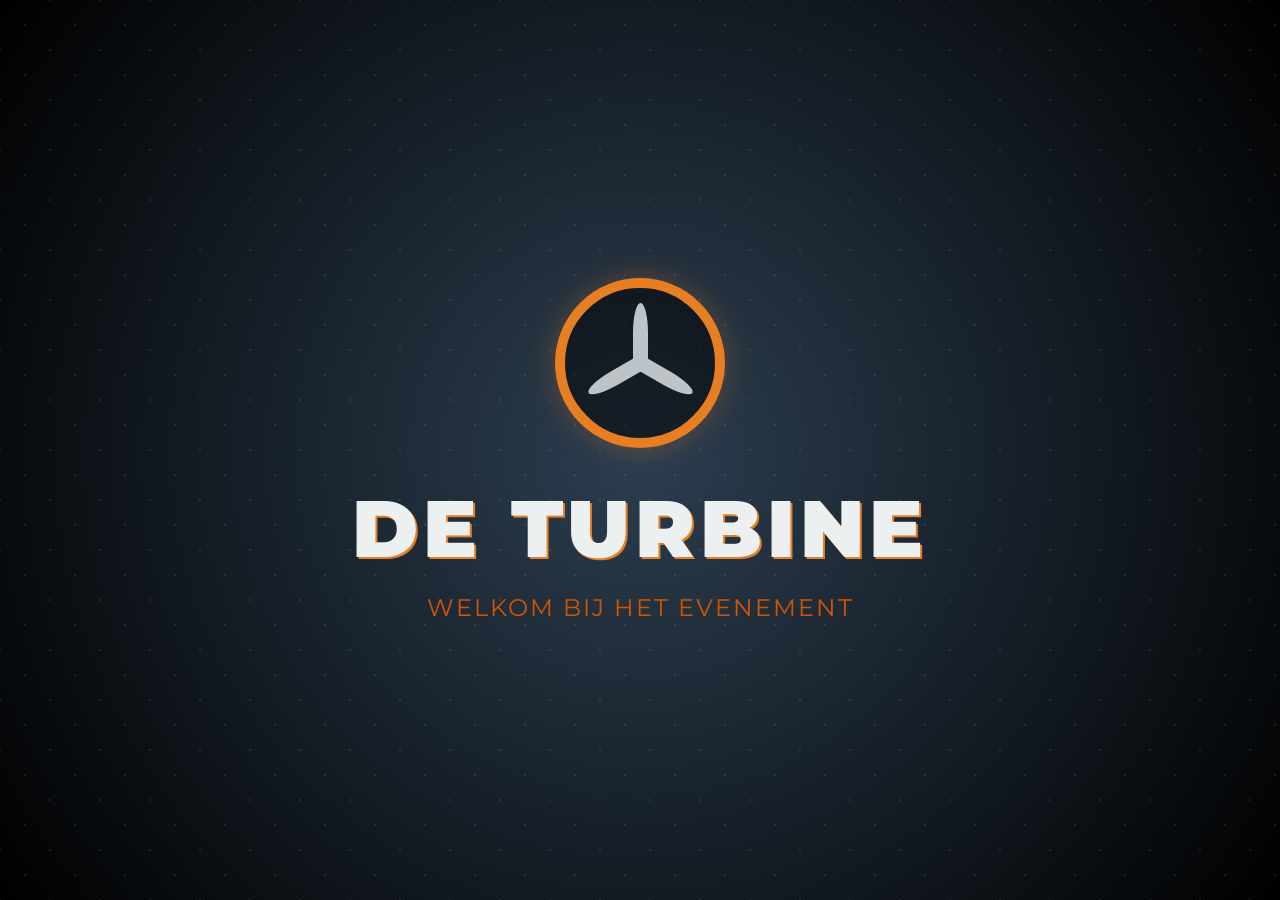
<file: index.html>
<!DOCTYPE html>
<html lang="en">
<head>
    <meta charset="UTF-8">
    <meta name="viewport" content="width=device-width, initial-scale=1.0">
    <title>Digital Signage Player</title>
    <link rel="stylesheet" href="style.css">
</head>
<body>
    <div id="player-container">
        <iframe id="frame1" src="about:blank" frameborder="0" class="active"></iframe>
        <iframe id="frame2" src="about:blank" frameborder="0" class="inactive"></iframe>
    </div>
    <script src="script.js"></script>
</body>
</html>
</file>
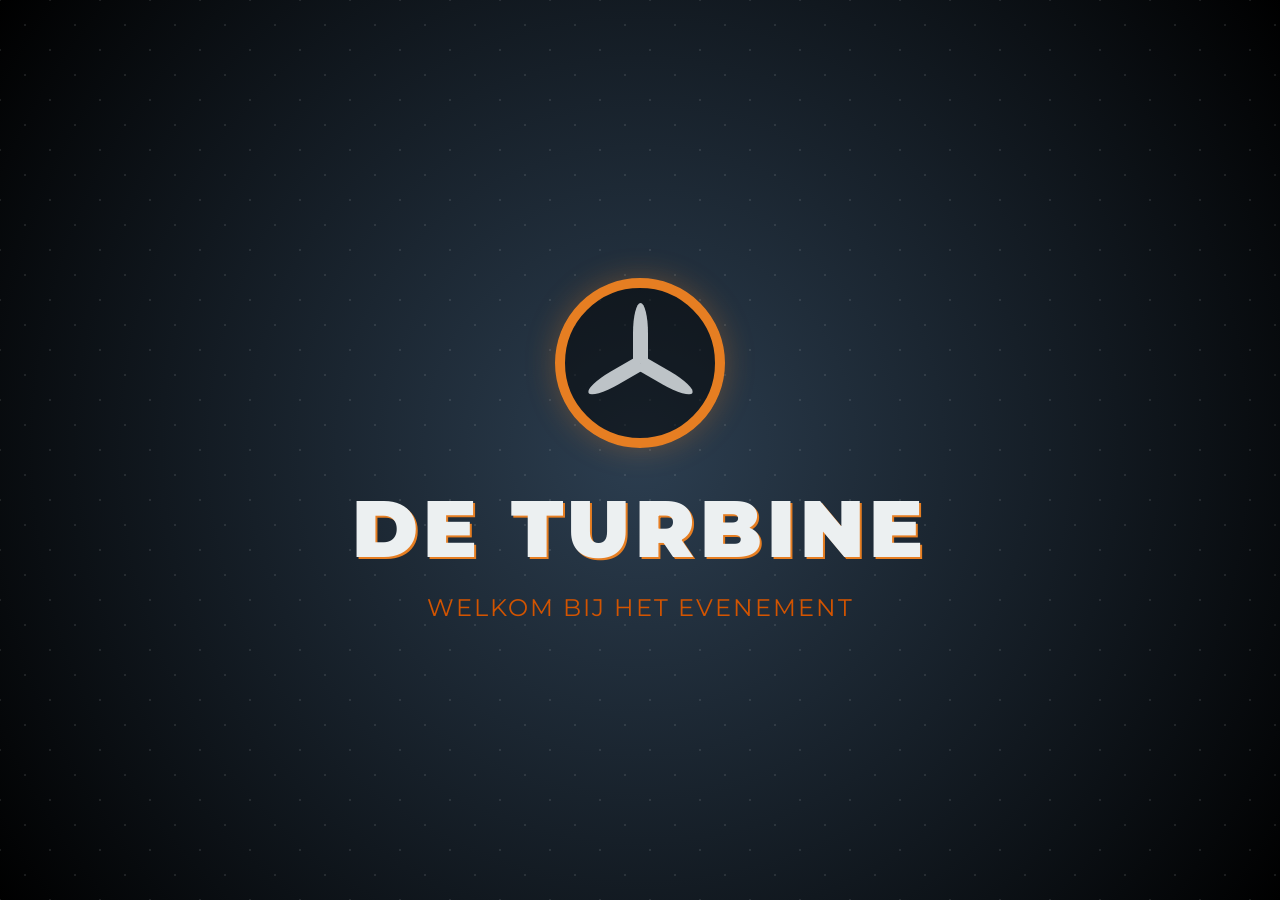
<file: content/slide1.html>
<!DOCTYPE html>
<html lang="nl">
<head>
    <meta charset="UTF-8">
    <title>De Turbine Welkom</title>
    <style>
        @import url('https://fonts.googleapis.com/css2?family=Montserrat:wght@400;700;900&display=swap');

        body {
            background-color: #1a1a1a;
            color: white;
            font-family: 'Montserrat', sans-serif;
            margin: 0;
            height: 100vh;
            display: flex;
            justify-content: center;
            align-items: center;
            overflow: hidden;
            background: radial-gradient(circle at center, #2c3e50 0%, #000000 100%);
        }

        .container {
            text-align: center;
            position: relative;
            z-index: 2;
        }

        .turbine-logo {
            width: 150px;
            height: 150px;
            border: 10px solid #e67e22;
            border-radius: 50%;
            margin: 0 auto 2rem;
            position: relative;
            display: flex;
            justify-content: center;
            align-items: center;
            background: rgba(0,0,0,0.5);
            box-shadow: 0 0 30px rgba(230, 126, 34, 0.3);
        }

        .blade-container {
            width: 100%;
            height: 100%;
            border-radius: 50%;
            animation: spin 10s linear infinite;
        }

        .blade {
            position: absolute;
            top: 10%;
            left: 45%;
            width: 10%;
            height: 40%;
            background: #bdc3c7;
            border-radius: 50% 50% 0 0;
            transform-origin: 50% 100%;
        }

        .blade:nth-child(1) { transform: rotate(0deg) translateY(0); }
        .blade:nth-child(2) { transform: rotate(120deg) translateY(0); }
        .blade:nth-child(3) { transform: rotate(240deg) translateY(0); }

        .title {
            font-size: 5rem;
            font-weight: 900;
            text-transform: uppercase;
            letter-spacing: 5px;
            margin: 0;
            color: #ecf0f1;
            text-shadow: 2px 2px 0px #e67e22;
            opacity: 0;
            animation: slideUp 1s ease-out forwards 0.5s;
        }

        .subtitle {
            font-size: 1.5rem;
            font-weight: 400;
            letter-spacing: 2px;
            color: #d35400;
            margin-top: 1rem;
            opacity: 0;
            animation: fadeIn 1.5s ease-out forwards 1.5s;
        }

        @keyframes spin {
            0% { transform: rotate(0deg); }
            100% { transform: rotate(360deg); }
        }

        @keyframes slideUp {
            from { transform: translateY(50px); opacity: 0; }
            to { transform: translateY(0); opacity: 1; }
        }

        @keyframes fadeIn {
            from { opacity: 0; }
            to { opacity: 1; }
        }

        /* Background animated particles/dust */
        .particles {
            position: absolute;
            top: 0; left: 0; width: 100%; height: 100%;
            z-index: 1;
            pointer-events: none;
            background-image: 
                radial-gradient(#ecf0f1 1px, transparent 1px),
                radial-gradient(#ecf0f1 1px, transparent 1px);
            background-size: 50px 50px;
            background-position: 0 0, 25px 25px;
            opacity: 0.1;
            animation: moveBackground 20s linear infinite;
        }

        @keyframes moveBackground {
            from { background-position: 0 0, 25px 25px; }
            to { background-position: 100px 100px, 125px 125px; }
        }
    </style>
</head>
<body>
    <div class="particles"></div>
    <div class="container">
        <div class="turbine-logo">
            <div class="blade-container">
                <div class="blade"></div>
                <div class="blade"></div>
                <div class="blade"></div>
            </div>
        </div>
        <h1 class="title">De Turbine</h1>
        <div class="subtitle">WELKOM BIJ HET EVENEMENT</div>
    </div>
</body>
</html>
</file>
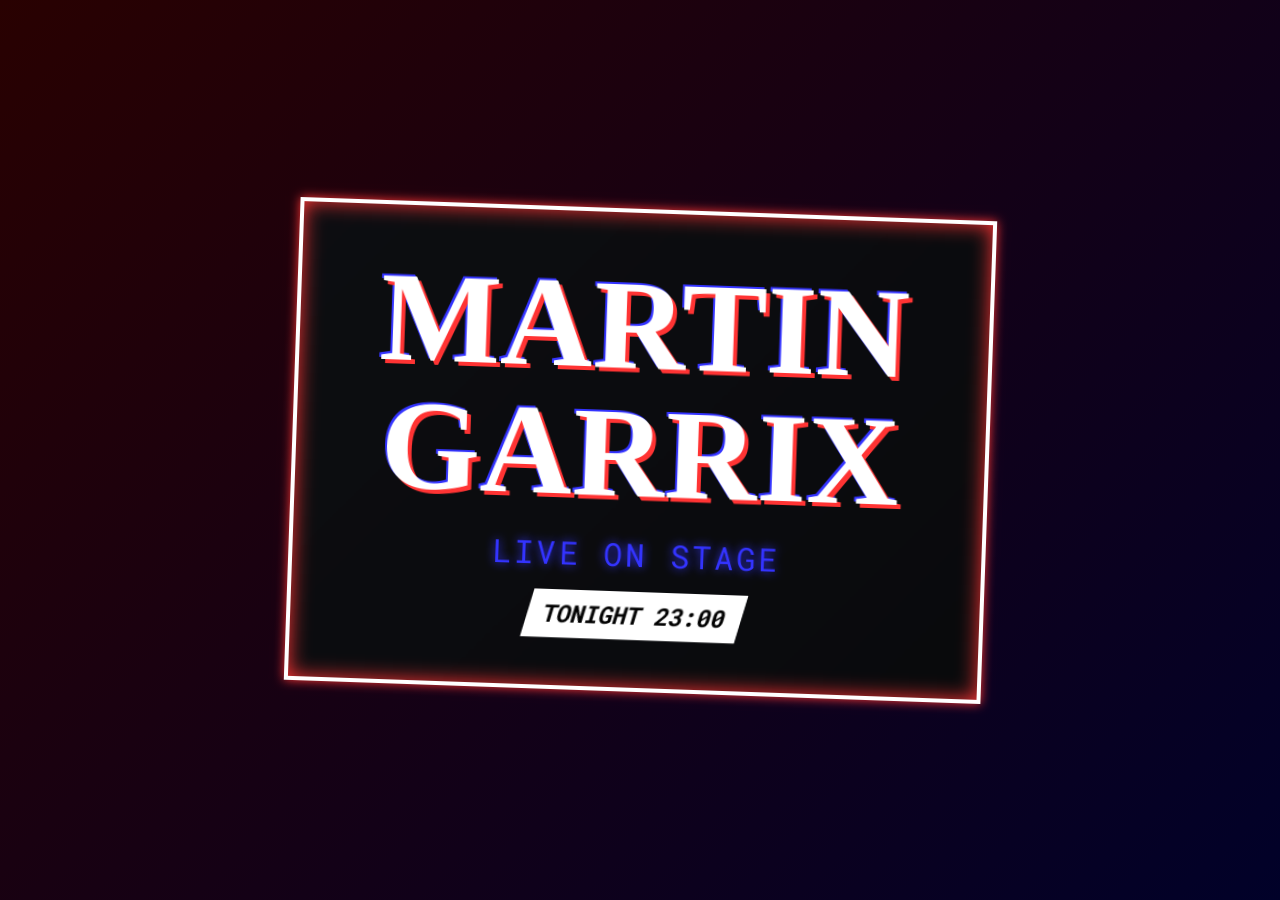
<file: content/slide3.html>
<!DOCTYPE html>
<html lang="en">
<head>
    <meta charset="UTF-8">
    <title>Neon Vulture - Live Tonight</title>
    <link rel="preconnect" href="https://fonts.googleapis.com">
    <link rel="preconnect" href="https://fonts.gstatic.com" crossorigin>
    <link href="https://fonts.googleapis.com/css2?family=Permanent+Marker&family=Roboto+Mono:wght@700&display=swap" rel="stylesheet">
    <style>
        :root {
            --neon-primary: #ff3333;
            --neon-secondary: #3333ff;
            --bg-dark: #050505;
        }

        body {
            margin: 0;
            height: 100vh;
            background-color: var(--bg-dark);
            color: white;
            font-family: 'Roboto Mono', monospace;
            display: flex;
            justify-content: center;
            align-items: center;
            overflow: hidden;
            background-image: 
                url('https://images.unsplash.com/photo-1459749411177-2a25413fe3a2?q=80&w=2670&auto=format&fit=crop');
            background-size: cover;
            background-position: center;
            background-blend-mode: hard-light;
        }

        .overlay {
            position: absolute;
            top: 0; left: 0; width: 100%; height: 100%;
            background: linear-gradient(135deg, rgba(50,0,0,0.8), rgba(0,0,50,0.8));
            z-index: 1;
        }

        .content {
            position: relative;
            z-index: 2;
            text-align: center;
            border: 4px solid white;
            padding: 3rem 5rem;
            backdrop-filter: sepia(100%) hue-rotate(190deg) blur(5px);
            box-shadow: 
                0 0 10px var(--neon-primary),
                inset 0 0 20px var(--neon-primary);
            animation: pulse-border 2s infinite alternate;
            transform: rotate(2deg);
        }

        .band-name {
            font-family: 'Permanent Marker', cursive;
            font-size: 8rem;
            margin: 0;
            line-height: 1;
            color: white;
            text-shadow: 
                4px 4px 0px var(--neon-primary),
                -2px -2px 0px var(--neon-secondary);
            animation: glitch 3s infinite steps(1);
        }

        .sub-text {
            font-size: 2rem;
            margin-top: 1rem;
            letter-spacing: 0.2rem;
            text-transform: uppercase;
            color: var(--neon-secondary);
            text-shadow: 0 0 10px var(--neon-secondary);
        }

        .time {
            display: block;
            margin-top: 1rem;
            font-size: 1.5rem;
            background: white;
            color: black;
            display: inline-block;
            padding: 0.5rem 1rem;
            transform: skewX(-15deg);
            font-weight: bold;
        }

        @keyframes glitch {
            0% { transform: translate(0); }
            2% { transform: translate(-2px, 2px); }
            4% { transform: translate(0); }
            95% { transform: translate(0); }
            97% { transform: translate(2px, -2px); }
            100% { transform: translate(0); }
        }

        @keyframes pulse-border {
            from { box-shadow: 0 0 10px var(--neon-primary), inset 0 0 20px var(--neon-primary); }
            to { box-shadow: 0 0 20px var(--neon-primary), 0 0 40px var(--neon-primary), inset 0 0 30px var(--neon-primary); }
        }
    </style>
</head>
<body>
    <div class="overlay"></div>
    <div class="content">
        <h1 class="band-name">MARTIN<br>GARRIX</h1>
        <div class="sub-text">Live on Stage</div>
        <div class="time">TONIGHT 23:00</div>
    </div>
</body>
</html>
</file>
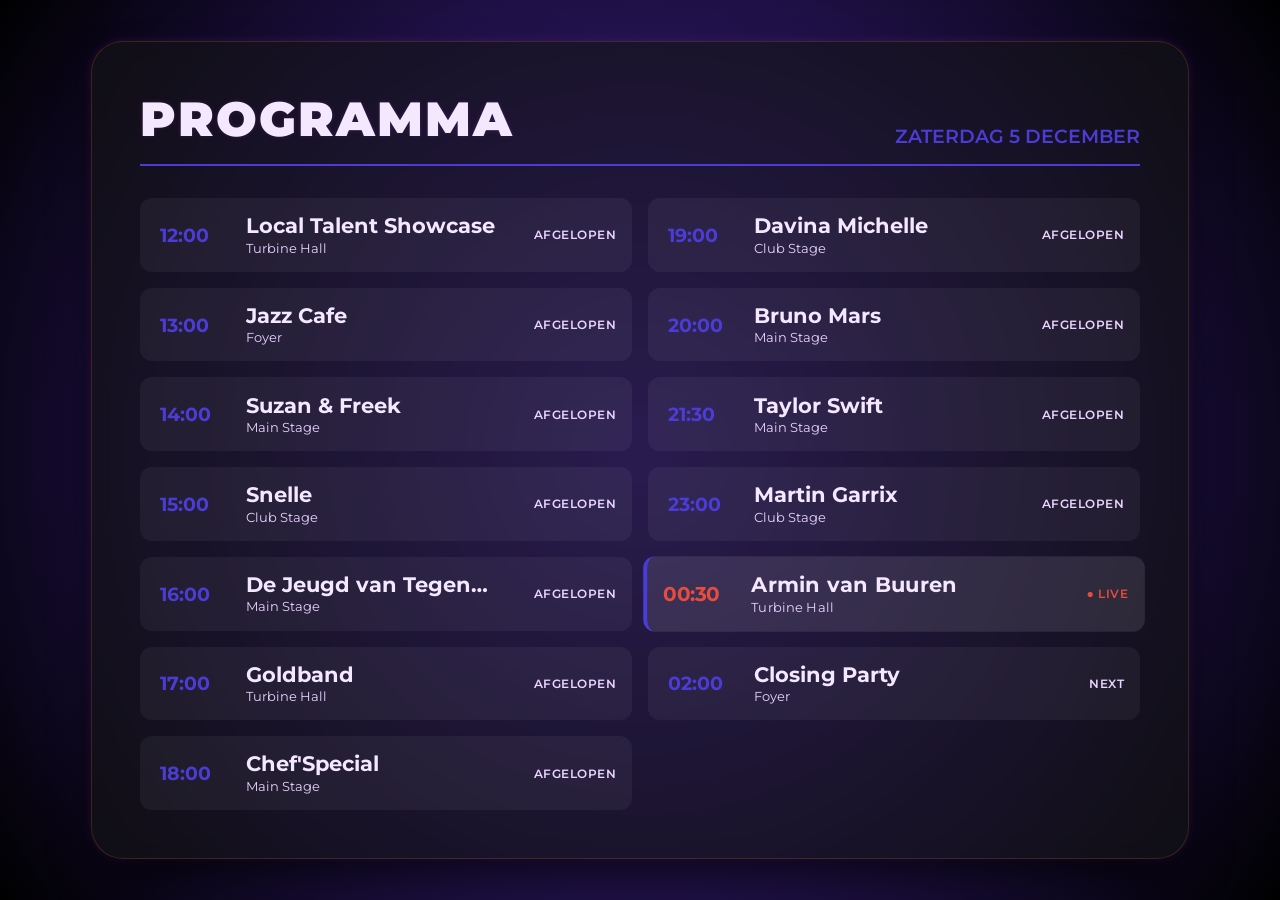
<file: content/slide4.html>
<!DOCTYPE html>
<html lang="en">
<head>
    <meta charset="UTF-8">
    <title>Artist Program</title>
    <link rel="preconnect" href="https://fonts.googleapis.com">
    <link rel="preconnect" href="https://fonts.gstatic.com" crossorigin>
    <link href="https://fonts.googleapis.com/css2?family=Montserrat:wght@400;600;700;900&display=swap" rel="stylesheet">
    <style>
        :root {
            --bg-body: #05010a;
            --card-bg: rgba(45, 10, 60, 0.6);
            --text-main: #f3e8ff;
            --text-muted: #e9d5ff;
            --accent: #4b3cd5;
            --accent-glow: rgba(217, 70, 239, 0.15);
        }

        body { 
            background: radial-gradient(circle at center, #4a28a9 0%, #000000 100%);
            color: var(--text-main);
            font-family: 'Montserrat', sans-serif; 
            display: flex; 
            justify-content: center; 
            align-items: center; 
            height: 100vh; 
            margin: 0;
            overflow: hidden;
        }

        .container {
            width: 90%;
            max-width: 1000px;
            height: 80vh;
            background: rgba(20, 20, 20, 0.6);
            backdrop-filter: blur(10px);
            border: 1px solid rgba(230, 126, 34, 0.2);
            border-radius: 32px;
            padding: 3rem;
            box-shadow: 
                0 25px 50px -12px rgba(0, 0, 0, 0.8),
                0 0 10px var(--accent-glow);
            display: flex;
            flex-direction: column;
        }

        .header {
            margin-bottom: 2rem;
            border-bottom: 2px solid var(--accent);
            padding-bottom: 1rem;
            display: flex;
            justify-content: space-between;
            align-items: flex-end;
            flex-shrink: 0;
        }

        .header h1 {
            margin: 0;
            font-size: 3rem;
            font-weight: 900;
            text-transform: uppercase;
            letter-spacing: 2px;
            text-shadow: 0 0 5px var(--accent-glow);
        }

        .header .sub {
            color: var(--accent);
            font-weight: 600;
            font-size: 1.2rem;
            text-transform: uppercase;
        }

        .timetable {
            flex-grow: 1;
            display: grid;
            grid-template-columns: 1fr 1fr;
            grid-template-rows: repeat(7, 1fr);
            gap: 1rem;
            grid-auto-flow: column;
            overflow: visible; 
            height: 100%;
        }

        .slot {
            display: grid;
            grid-template-columns: 70px 1fr 100px;
            align-items: center;
            background: rgba(255, 255, 255, 0.05);
            padding: 0.75rem 1rem;
            border-radius: 12px;
            border-left: 4px solid transparent;
            transition: all 0.3s;
            height: auto;
        }

        .slot:hover, .slot.active-highlight {
            border-left: 4px solid var(--accent);
            background: rgba(255, 255, 255, 0.1);
            transform: scale(1.02);
        }

        .time {
            font-size: 1.2rem;
            font-weight: 700;
            color: var(--accent);
        }

        .details {
            display: flex;
            flex-direction: column;
            justify-content: center;
            padding: 0 1rem;
            overflow: hidden; 
        }

        .artist {
            font-size: 1.3rem;
            font-weight: 700;
            line-height: 1.2;
            white-space: nowrap;
            overflow: hidden;
            text-overflow: ellipsis;
        }

        .location {
            color: var(--text-muted);
            font-size: 0.8rem;
            display: flex;
            align-items: center;
            gap: 0.5rem;
            margin-top: 0.1rem;
            white-space: nowrap;
            overflow: hidden;
            text-overflow: ellipsis;
        }

        .status {
            text-align: right;
            font-weight: 600;
            color: var(--text-muted);
            text-transform: uppercase;
            font-size: 0.75rem;
            letter-spacing: 0.5px;
        }

        .slot.live .status {
            color: #e74c3c;
            animation: blink 2s infinite;
        }
        
        .slot.live .time {
            color: #e74c3c;
        }

        @keyframes blink {
            0% { opacity: 1; }
            50% { opacity: 0.5; }
            100% { opacity: 1; }
        }

    </style>
</head>
<body>
    <div class="container">
        <div class="header">
            <h1>Programma</h1>
            <span class="sub" id="current-day">Vandaag</span>
        </div>
        
        <div class="timetable" id="timetable">
        </div>
    </div>
    <script>
        const now = new Date();
        const options = { weekday: 'long', day: 'numeric', month: 'long'};
        document.getElementById('current-day').innerText = now.toLocaleDateString('nl-NL', options);

        const schedule = [
            { time: "12:00", artist: "Local Talent Showcase", location: "Turbine Hall" },
            { time: "13:00", artist: "Jazz Cafe", location: "Foyer" },
            { time: "14:00", artist: "Suzan & Freek", location: "Main Stage" },
            { time: "15:00", artist: "Snelle", location: "Club Stage" },
            { time: "16:00", artist: "De Jeugd van Tegenwoordig", location: "Main Stage" },
            { time: "17:00", artist: "Goldband", location: "Turbine Hall" },
            { time: "18:00", artist: "Chef'Special", location: "Main Stage" },
            { time: "19:00", artist: "Davina Michelle", location: "Club Stage" },
            { time: "20:00", artist: "Bruno Mars", location: "Main Stage" },
            { time: "21:30", artist: "Taylor Swift", location: "Main Stage" },
            { time: "23:00", artist: "Martin Garrix", location: "Club Stage" },
            { time: "00:30", artist: "Armin van Buuren", location: "Turbine Hall" },
            { time: "02:00", artist: "Closing Party", location: "Foyer" }
        ];

        const timetableEl = document.getElementById('timetable');

        function getMinutes(timeStr) {
            const [hours, minutes] = timeStr.split(':').map(Number);
            if (hours < 5) return (hours + 24) * 60 + minutes;
            return hours * 60 + minutes;
        }

        function renderSchedule() {
            const current = new Date();
            let currentMinutes = current.getHours() * 60 + current.getMinutes();
            if (current.getHours() < 5) currentMinutes += 24 * 60;

            timetableEl.innerHTML = '';
            
            let foundLive = false;

            schedule.forEach((slot, index) => {
                const slotStart = getMinutes(slot.time);
                const nextSlot = schedule[index + 1];
                const slotEnd = nextSlot ? getMinutes(nextSlot.time) : slotStart + 60; 

                let isLive = false;
                let statusText = slot.time;
                let statusClass = "time";

                if (currentMinutes >= slotStart && currentMinutes < slotEnd) {
                    isLive = true;
                    foundLive = true;
                }

                let slotHtml = `
                    <div class="slot ${isLive ? 'live active-highlight' : ''}" id="${isLive ? 'live-slot' : ''}">
                        <div class="${isLive ? 'time' : 'time'}">${slot.time}</div>
                        <div class="details">
                            <div class="artist">${slot.artist}</div>
                            <div class="location">${slot.location}</div>
                        </div>
                        <div class="status">${isLive ? '● LIVE' : (currentMinutes > slotEnd ? 'Afgelopen' : 'Next')}</div>
                    </div>
                `;
                timetableEl.innerHTML += slotHtml;
            });
        }

        renderSchedule();
        setInterval(renderSchedule, 60000);

    </script>
</body>
</html>
</file>
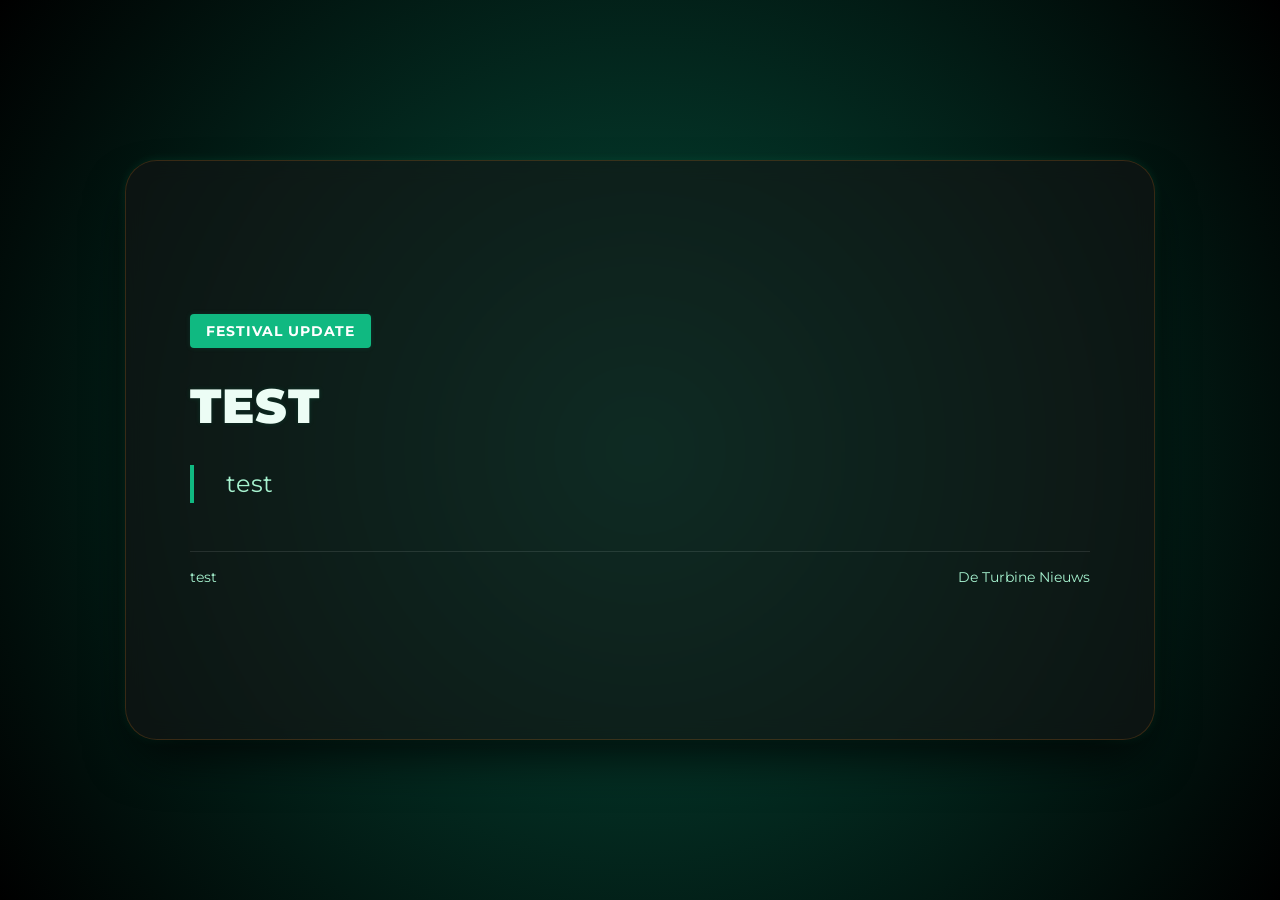
<file: content/slide5.html>
<!DOCTYPE html>
<html lang="nl">
<head>
    <meta charset="UTF-8">
    <title>Festival Nieuws</title>
    <link rel="preconnect" href="https://fonts.googleapis.com">
    <link rel="preconnect" href="https://fonts.gstatic.com" crossorigin>
    <link href="https://fonts.googleapis.com/css2?family=Montserrat:wght@400;600;700;900&display=swap" rel="stylesheet">
    <style>
        :root {
            --bg-body: #022c22;
            --card-bg: rgba(6, 78, 59, 0.7);
            --text-main: #ecfdf5;
            --text-muted: #a7f3d0;
            --accent: #10b981;
            --accent-glow: rgba(16, 185, 129, 0.15);
        }

        body { 
            background: radial-gradient(circle at center, #064e3b 0%, #000000 100%);
            color: var(--text-main);
            font-family: 'Montserrat', sans-serif; 
            display: flex; 
            justify-content: center; 
            align-items: center; 
            height: 100vh; 
            margin: 0;
            overflow: hidden;
        }

        .container {
            width: 80%;
            max-width: 900px;
            height: auto;
            min-height: 50vh;
            background: rgba(20, 20, 20, 0.6);
            backdrop-filter: blur(10px);
            border: 1px solid rgba(230, 126, 34, 0.2);
            border-radius: 32px;
            padding: 4rem;
            box-shadow: 
                0 25px 50px -12px rgba(0, 0, 0, 0.8),
                0 0 10px var(--accent-glow);
            position: relative;
            display: flex;
            flex-direction: column;
            justify-content: center;
        }

        .badge {
            display: inline-block;
            background: var(--accent);
            color: white;
            padding: 0.5rem 1rem;
            font-weight: 700;
            text-transform: uppercase;
            letter-spacing: 1px;
            border-radius: 4px;
            margin-bottom: 2rem;
            font-size: 0.9rem;
            box-shadow: 0 0 5px var(--accent-glow);
            align-self: flex-start;
        }

        .news-title {
            font-size: 3rem;
            font-weight: 900;
            line-height: 1.1;
            margin: 0 0 2rem 0;
            text-transform: uppercase;
            letter-spacing: 1px;
            text-shadow: 0 0 5px var(--accent-glow);
        }

        .news-content {
            font-size: 1.5rem;
            line-height: 1.6;
            color: var(--text-muted);
            border-left: 4px solid var(--accent);
            padding-left: 2rem;
        }

        .meta {
            margin-top: 3rem;
            display: flex;
            justify-content: space-between;
            color: var(--text-muted);
            font-size: 0.9rem;
            border-top: 1px solid rgba(255,255,255,0.1);
            padding-top: 1rem;
        }

        .fade-in {
            animation: fadeIn 1s ease-in-out;
        }

        @keyframes fadeIn {
            from { opacity: 0; transform: translateY(10px); }
            to { opacity: 1; transform: translateY(0); }
        }

    </style>
</head>
<body>
    <div class="container fade-in" id="news-container">
        <div class="badge">Festival Update</div>
        <h1 class="news-title" id="article-title">Laden...</h1>
        <div class="news-content" id="article-text">
           Een moment geduld alstublieft.
        </div>
        <div class="meta">
            <span id="article-date"></span>
            <span>De Turbine Nieuws</span>
        </div>
    </div>

    <script>
        const articles = [
            {
                title: "Extra tickets beschikbaar voor hoofdpodium",
                text: "Wegens enorme belangstelling zijn er op het laatste moment nog enkele kaarten vrijgekomen voor het optreden van Bruno Mars. Haal ze snel bij de kassa bij Ingang Noord!",
                date: "Zojuist geplaatst"
            },
            {
                title: "Gewijzigde looproute naar Parkeerterrein C",
                text: "Let op: door werkzaamheden aan de Maastunnel is de route naar P-Zuid aangepast. Volg de oranje borden richting 'Haven 200' voor de pendelbussen.",
                date: "Vandaag, 14:00"
            },
            {
                title: "Foodtruck Festival geopend bij het water",
                text: "Honger gekregen? Het nieuwe food court aan de Maasboulevard is nu geopend! Proef de beste lokale gerechten van Rotterdamse bodem. Nu met 10% korting op vertoon van je bandje.",
                date: "Vandaag, 12:30"
            },
            {
                title: "Verwachte drukte bij kluisjes",
                text: "We verwachten rond 19:00 grote drukte bij de lockers in Hal 2. We raden bezoekers aan om jassen en tassen zo vroeg mogelijk op te bergen.",
                date: "Belangrijke mededeling"
            },
            {
                title: "test",
                text: "test",
                date: "test"
            }
        ];

        function showRandomArticle() {
            const randomIndex = Math.floor(Math.random() * articles.length);
            const article = articles[randomIndex];

            document.getElementById('article-title').innerText = article.title;
            document.getElementById('article-text').innerText = article.text;
            document.getElementById('article-date').innerText = article.date;
        }

        showRandomArticle();

    </script>
</body>
</html>
</file>
<file: style.css>
body, html {
    margin: 0;
    padding: 0;
    width: 100%;
    height: 100%;
    overflow: hidden;
    background-color: #000;
}

#player-container {
    width: 100vw;
    height: 100vh;
    position: relative;
}

iframe {
    width: 100%;
    height: 100%;
    border: none;
    display: block;
    position: absolute;
    top: 0;
    left: 0;
    transition: opacity 1s ease-in-out;
}

.active {
    opacity: 1;
    z-index: 1;
}

.inactive {
    opacity: 0;
    z-index: 0;
}

#content-frame {
    width: 100%;
    height: 100%;
    border: none;
    display: block;
}
</file>
